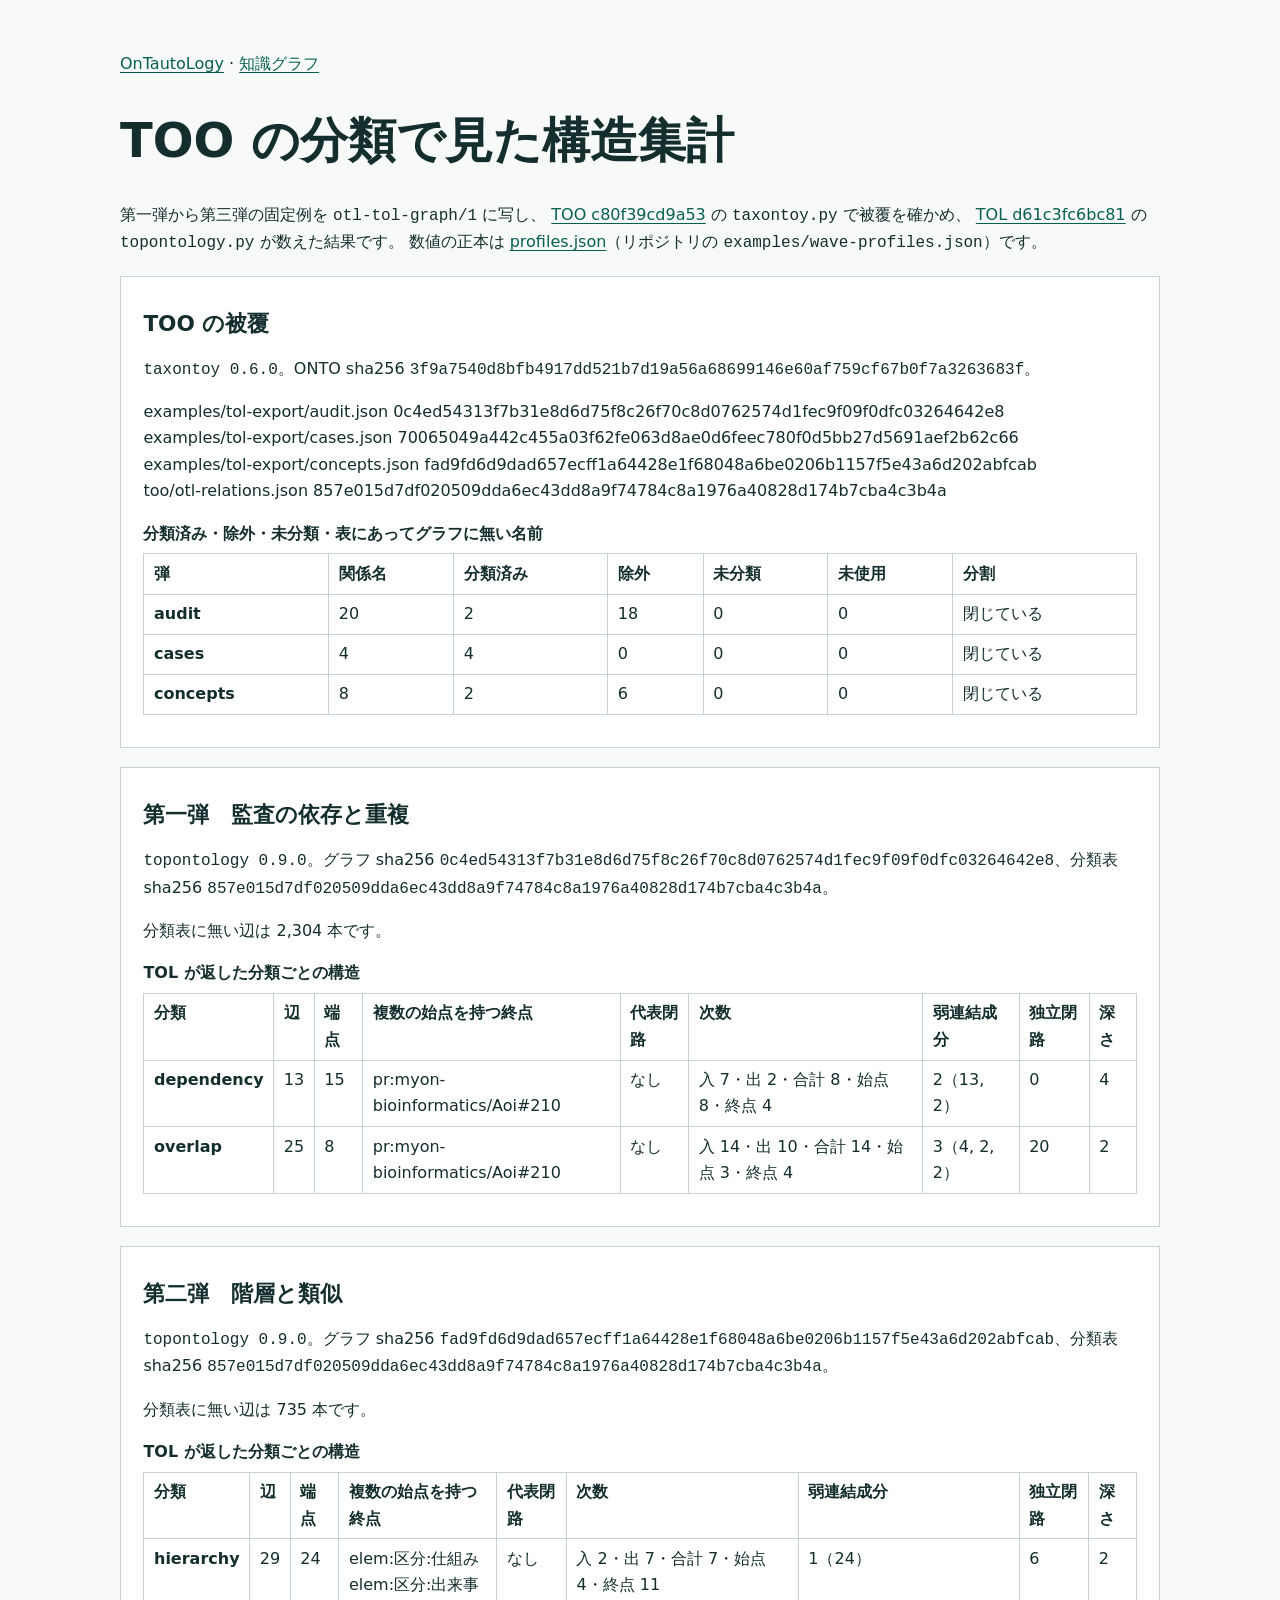
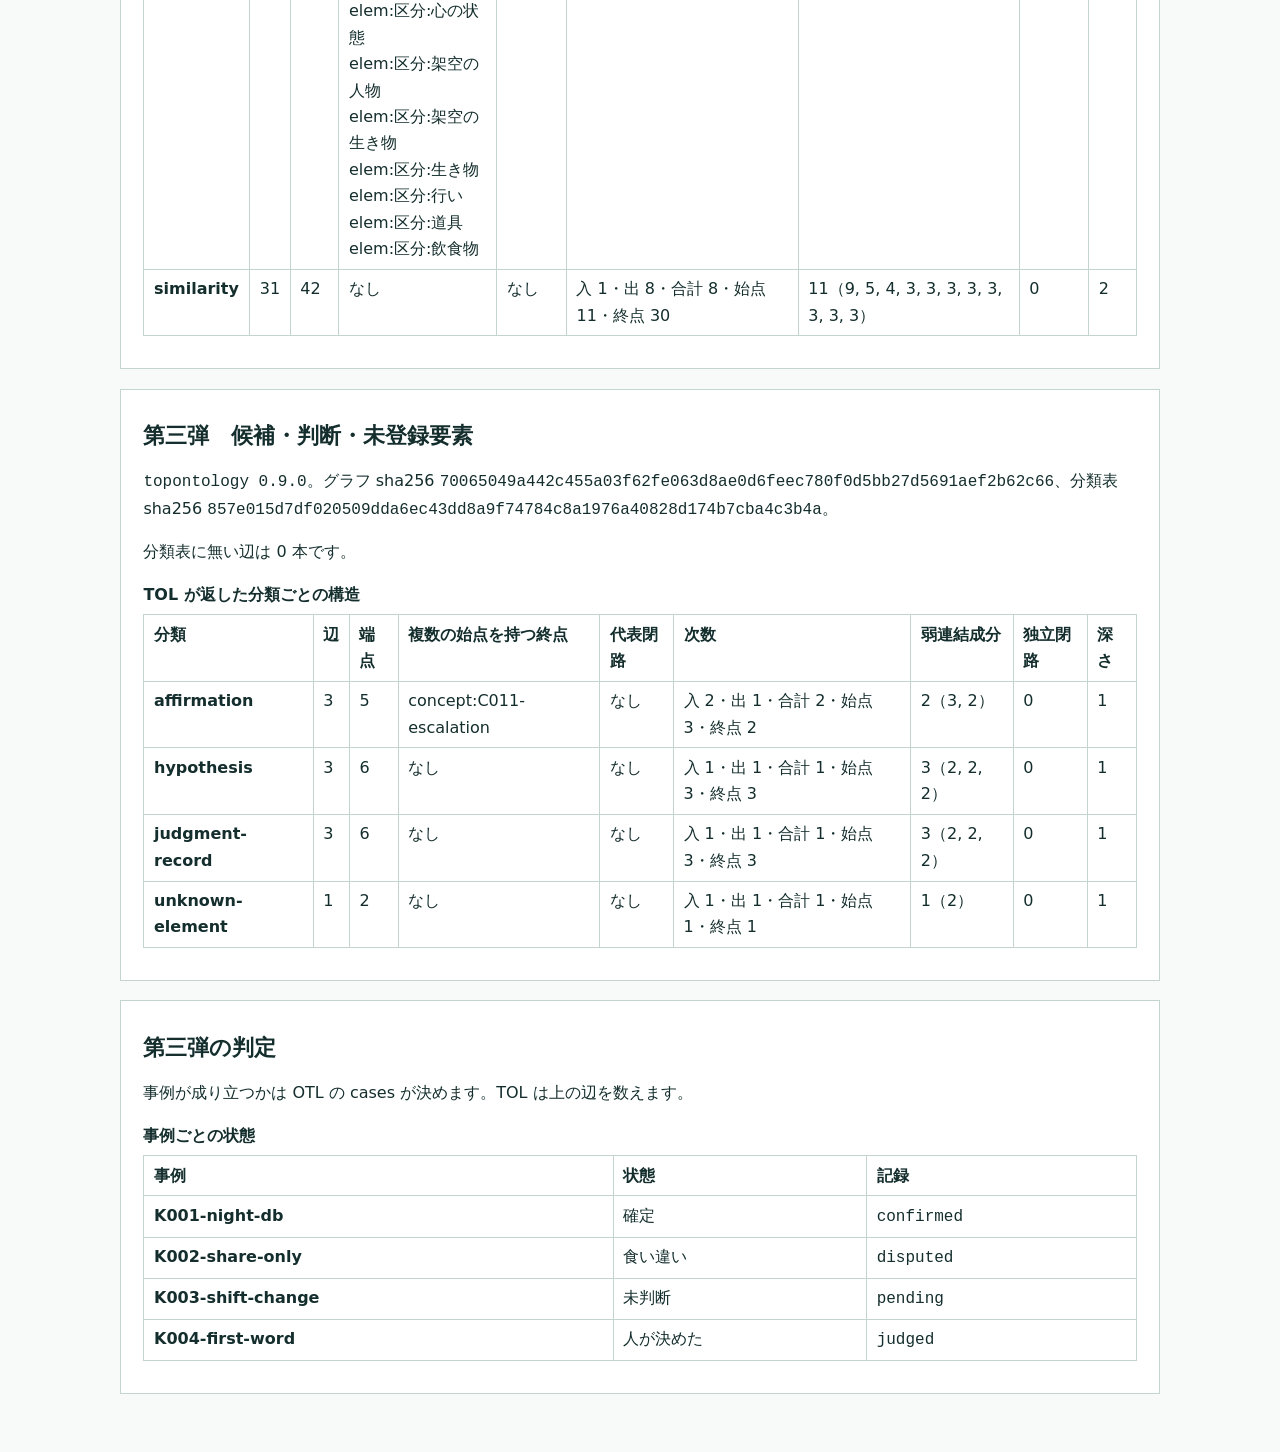
<file: site/relations/index.html>
<!doctype html>
<html lang="ja">
<head>
<meta charset="utf-8">
<meta name="viewport" content="width=device-width, initial-scale=1">
<title>TOO の分類で見た構造集計 | OnTautoLogy</title>
<link rel="stylesheet" href="../atlas/atlas.css">
<style>
table { border-collapse: collapse; width: 100%; margin: 1rem 0; }
th, td { border: 1px solid #c3d5ce; padding: .4rem .6rem; vertical-align: top; text-align: left; }
caption { text-align: left; font-weight: 600; margin-bottom: .4rem; }
</style>
</head>
<body>
<main>
<nav><a href="../">OnTautoLogy</a> · <a href="../atlas/">知識グラフ</a></nav>
<h1>TOO の分類で見た構造集計</h1>
<p>第一弾から第三弾の固定例を <code>otl-tol-graph/1</code> に写し、
<a href="https://github.com/myon-bioinformatics/TaxOntOy/commit/c80f39cd9a5359403fdfce0fec9be4605594c8eb">TOO c80f39cd9a53</a> の <code>taxontoy.py</code> で被覆を確かめ、
<a href="https://github.com/myon-bioinformatics/TopOntoLogy/commit/d61c3fc6bc813966357dfc8f614217aaf50d2c15">TOL d61c3fc6bc81</a> の <code>topontology.py</code> が数えた結果です。
数値の正本は <a href="profiles.json">profiles.json</a>（リポジトリの <code>examples/wave-profiles.json</code>）です。</p>
<section id="coverage"><h2>TOO の被覆</h2><p><code>taxontoy 0.6.0</code>。ONTO sha256 <code>3f9a7540d8bfb4917dd521b7d19a56a68699146e60af759cf67b0f7a3263683f</code>。</p><p>examples/tol-export/audit.json 0c4ed54313f7b31e8d6d75f8c26f70c8d0762574d1fec9f09f0dfc03264642e8<br>examples/tol-export/cases.json 70065049a442c455a03f62fe063d8ae0d6feec780f0d5bb27d5691aef2b62c66<br>examples/tol-export/concepts.json fad9fd6d9dad657ecff1a64428e1f68048a6be0206b1157f5e43a6d202abfcab<br>too/otl-relations.json 857e015d7df020509dda6ec43dd8a9f74784c8a1976a40828d174b7cba4c3b4a</p><table><caption>分類済み・除外・未分類・表にあってグラフに無い名前</caption><thead><tr><th scope="col">弾</th><th scope="col">関係名</th><th scope="col">分類済み</th><th scope="col">除外</th><th scope="col">未分類</th><th scope="col">未使用</th><th scope="col">分割</th></tr></thead><tbody><tr><th scope="row">audit</th><td>20</td><td>2</td><td>18</td><td>0</td><td>0</td><td>閉じている</td></tr><tr><th scope="row">cases</th><td>4</td><td>4</td><td>0</td><td>0</td><td>0</td><td>閉じている</td></tr><tr><th scope="row">concepts</th><td>8</td><td>2</td><td>6</td><td>0</td><td>0</td><td>閉じている</td></tr></tbody></table></section>
<section id="audit"><h2>第一弾　監査の依存と重複</h2><p><code>topontology 0.9.0</code>。グラフ sha256 <code>0c4ed54313f7b31e8d6d75f8c26f70c8d0762574d1fec9f09f0dfc03264642e8</code>、分類表 sha256 <code>857e015d7df020509dda6ec43dd8a9f74784c8a1976a40828d174b7cba4c3b4a</code>。</p><p>分類表に無い辺は 2,304 本です。</p><table><caption>TOL が返した分類ごとの構造</caption><thead><tr><th scope="col">分類</th><th scope="col">辺</th><th scope="col">端点</th><th scope="col">複数の始点を持つ終点</th><th scope="col">代表閉路</th><th scope="col">次数</th><th scope="col">弱連結成分</th><th scope="col">独立閉路</th><th scope="col">深さ</th></tr></thead><tbody><tr><th scope="row">dependency</th><td>13</td><td>15</td><td>pr:myon-bioinformatics/Aoi#210</td><td>なし</td><td>入 7・出 2・合計 8・始点 8・終点 4</td><td>2（13, 2）</td><td>0</td><td>4</td></tr><tr><th scope="row">overlap</th><td>25</td><td>8</td><td>pr:myon-bioinformatics/Aoi#210</td><td>なし</td><td>入 14・出 10・合計 14・始点 3・終点 4</td><td>3（4, 2, 2）</td><td>20</td><td>2</td></tr></tbody></table></section>
<section id="concepts"><h2>第二弾　階層と類似</h2><p><code>topontology 0.9.0</code>。グラフ sha256 <code>fad9fd6d9dad657ecff1a64428e1f68048a6be0206b1157f5e43a6d202abfcab</code>、分類表 sha256 <code>857e015d7df020509dda6ec43dd8a9f74784c8a1976a40828d174b7cba4c3b4a</code>。</p><p>分類表に無い辺は 735 本です。</p><table><caption>TOL が返した分類ごとの構造</caption><thead><tr><th scope="col">分類</th><th scope="col">辺</th><th scope="col">端点</th><th scope="col">複数の始点を持つ終点</th><th scope="col">代表閉路</th><th scope="col">次数</th><th scope="col">弱連結成分</th><th scope="col">独立閉路</th><th scope="col">深さ</th></tr></thead><tbody><tr><th scope="row">hierarchy</th><td>29</td><td>24</td><td>elem:区分:仕組み<br>elem:区分:出来事<br>elem:区分:心の状態<br>elem:区分:架空の人物<br>elem:区分:架空の生き物<br>elem:区分:生き物<br>elem:区分:行い<br>elem:区分:道具<br>elem:区分:飲食物</td><td>なし</td><td>入 2・出 7・合計 7・始点 4・終点 11</td><td>1（24）</td><td>6</td><td>2</td></tr><tr><th scope="row">similarity</th><td>31</td><td>42</td><td>なし</td><td>なし</td><td>入 1・出 8・合計 8・始点 11・終点 30</td><td>11（9, 5, 4, 3, 3, 3, 3, 3, 3, 3, 3）</td><td>0</td><td>2</td></tr></tbody></table></section>
<section id="cases"><h2>第三弾　候補・判断・未登録要素</h2><p><code>topontology 0.9.0</code>。グラフ sha256 <code>70065049a442c455a03f62fe063d8ae0d6feec780f0d5bb27d5691aef2b62c66</code>、分類表 sha256 <code>857e015d7df020509dda6ec43dd8a9f74784c8a1976a40828d174b7cba4c3b4a</code>。</p><p>分類表に無い辺は 0 本です。</p><table><caption>TOL が返した分類ごとの構造</caption><thead><tr><th scope="col">分類</th><th scope="col">辺</th><th scope="col">端点</th><th scope="col">複数の始点を持つ終点</th><th scope="col">代表閉路</th><th scope="col">次数</th><th scope="col">弱連結成分</th><th scope="col">独立閉路</th><th scope="col">深さ</th></tr></thead><tbody><tr><th scope="row">affirmation</th><td>3</td><td>5</td><td>concept:C011-escalation</td><td>なし</td><td>入 2・出 1・合計 2・始点 3・終点 2</td><td>2（3, 2）</td><td>0</td><td>1</td></tr><tr><th scope="row">hypothesis</th><td>3</td><td>6</td><td>なし</td><td>なし</td><td>入 1・出 1・合計 1・始点 3・終点 3</td><td>3（2, 2, 2）</td><td>0</td><td>1</td></tr><tr><th scope="row">judgment-record</th><td>3</td><td>6</td><td>なし</td><td>なし</td><td>入 1・出 1・合計 1・始点 3・終点 3</td><td>3（2, 2, 2）</td><td>0</td><td>1</td></tr><tr><th scope="row">unknown-element</th><td>1</td><td>2</td><td>なし</td><td>なし</td><td>入 1・出 1・合計 1・始点 1・終点 1</td><td>1（2）</td><td>0</td><td>1</td></tr></tbody></table></section>
<section id="cases-status"><h2>第三弾の判定</h2><p>事例が成り立つかは OTL の cases が決めます。TOL は上の辺を数えます。</p><table><caption>事例ごとの状態</caption><thead><tr><th scope="col">事例</th><th scope="col">状態</th><th scope="col">記録</th></tr></thead><tbody><tr><th scope="row">K001-night-db</th><td>確定</td><td><code>confirmed</code></td></tr><tr><th scope="row">K002-share-only</th><td>食い違い</td><td><code>disputed</code></td></tr><tr><th scope="row">K003-shift-change</th><td>未判断</td><td><code>pending</code></td></tr><tr><th scope="row">K004-first-word</th><td>人が決めた</td><td><code>judged</code></td></tr></tbody></table></section>
</main>
</body>
</html>
</file>
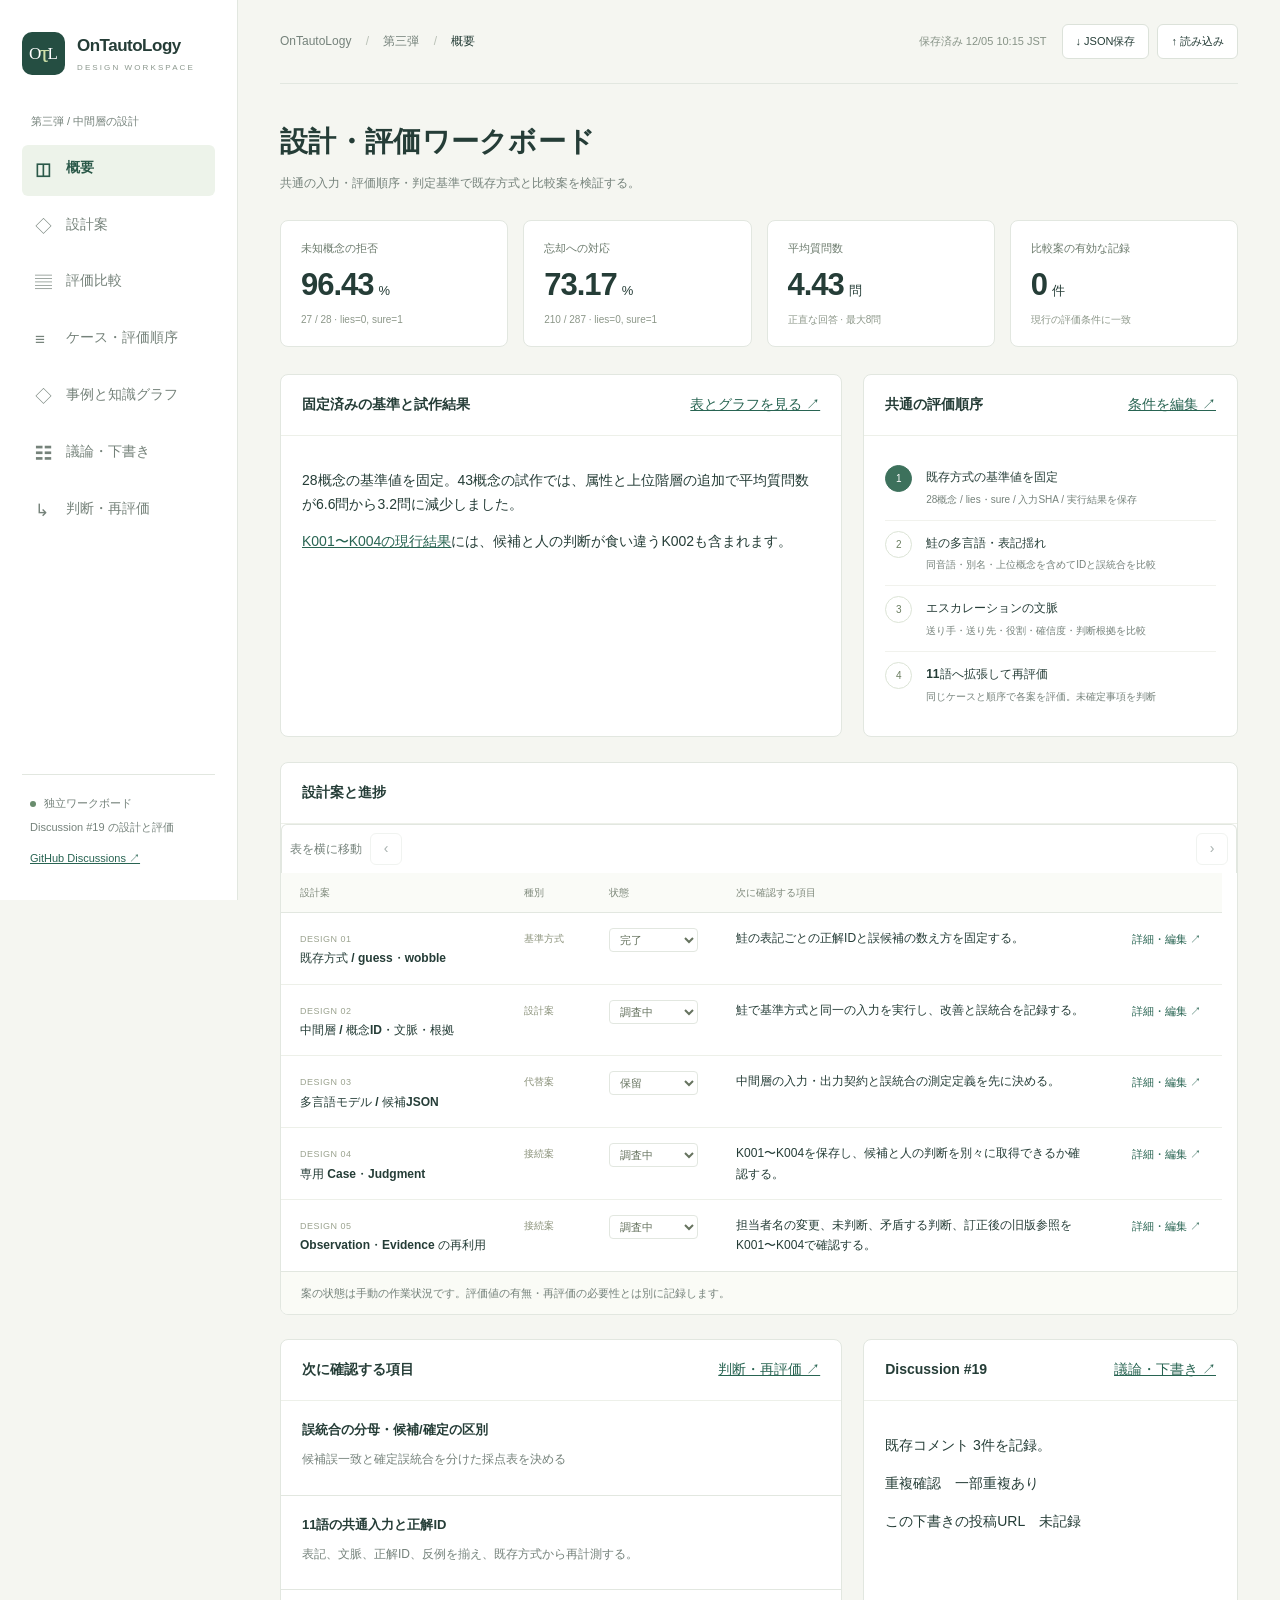
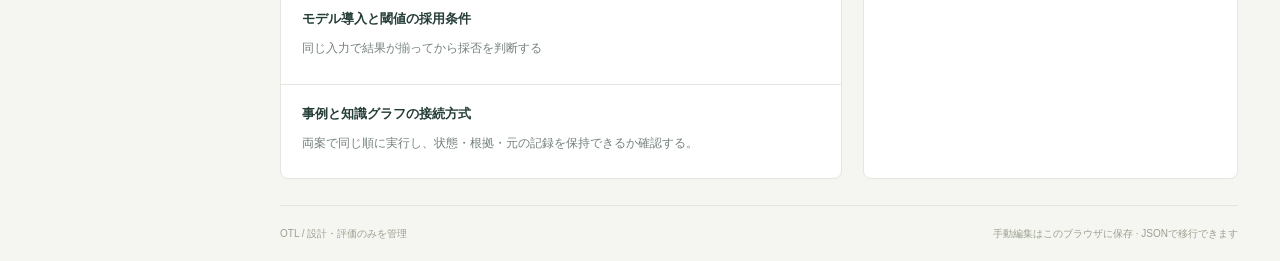
<file: site/third-design/index.html>
<!doctype html><html lang="ja"><head><meta charset="utf-8"><meta name="viewport" content="width=device-width,initial-scale=1"><meta name="theme-color" content="#214d44"><title>OTL第三弾 — 設計・評価ワークボード</title><link rel="stylesheet" href="shared/scroll.css"><link rel="stylesheet" href="style.css"></head><body id="overview"><aside><a class="brand" href="#overview"><span class="logo">O<span>τ</span>L</span><b>OnTautoLogy<small>DESIGN WORKSPACE</small></b></a><div class="workspace">第三弾 / 中間層の設計</div><nav id="nav"></nav><div class="aside-bottom"><span class="dot"></span> 独立ワークボード<p>Discussion #19 の設計と評価</p><a target="_blank" rel="noopener" href="https://github.com/myon-bioinformatics/OnTautoLogy/discussions/19">GitHub Discussions ↗</a></div></aside><main><header><div class="breadcrumb">OnTautoLogy <span>/</span> 第三弾 <span>/</span> <b id="crumb">概要</b></div><div class="tools"><span id="saved">このブラウザに保存</span><button id="export">↓ JSON保存</button><label class="button">↑ 読み込み<input id="import" type="file" accept="application/json" hidden></label></div></header><div id="view"></div><footer><span>OTL / 設計・評価のみを管理</span><span>手動編集はこのブラウザに保存 · JSONで移行できます</span></footer></main><dialog id="dialog"><form id="form"><div class="dialog-head"><h2 id="dialog-title"></h2><button type="button" id="close" class="icon" aria-label="閉じる">×</button></div><div id="fields"></div><p id="form-error" role="alert"></p><div class="dialog-actions"><button type="button" id="cancel">キャンセル</button><button class="primary" type="submit">保存する</button></div></form></dialog><div id="toast" role="status"></div><script src="review-records.js"></script><script src="app.js"></script><script type="module" src="shared/scroll.js"></script></body></html>
</file>
<file: site/atlas/atlas.css>
:root{color-scheme:light;font:1rem/1.65 system-ui,sans-serif;color:#142e2d;background:#f7faf8}
body{margin:0}main{max-width:65rem;margin:auto;padding:clamp(1rem,4vw,3.5rem)}
h1,h2{line-height:1.25}h1{font-size:clamp(1.8rem,4vw,3rem)}h2{font-size:1.35rem}
section{background:white;border:1px solid #c3d5ce;padding:1rem 1.4rem;margin:1.2rem 0}
a{color:#075f52;text-underline-offset:.18em}li{margin:.5em 0}ul{padding-left:1.4rem}
label{display:block}input,select,button{font:inherit;max-width:100%;padding:.25rem .45rem}select{width:100%}
figure{margin:1rem 0;overflow:auto;background:white}svg{min-width:34rem}#relations,code{overflow-wrap:anywhere}
button{cursor:pointer}button:disabled{cursor:default}small{color:#425c56}
</file>
<file: site/third-design/shared/scroll.css>
@layer components{.ui-scroll{min-width:0;max-width:100%;position:relative}.ui-scroll-row{display:flex;align-items:center;gap:8px;width:100%}.ui-scroll-row>[data-ui-scroll]{display:flex;flex:1 1 auto;min-width:0;max-width:100%;overflow-x:auto;overflow-y:hidden;flex-wrap:nowrap;gap:8px;white-space:nowrap;overscroll-behavior-x:contain;scrollbar-width:thin;scrollbar-color:var(--ui-muted) var(--ui-bg)}.ui-scroll-row>[data-ui-scroll]>*{flex:0 0 auto}.ui-scroll-arrow{flex:0 0 32px;width:32px;height:40px;min-height:40px;padding:0;font-size:24px;line-height:1;color:var(--ui-accent);background:var(--ui-panel);border:1px solid var(--ui-border);border-radius:var(--ui-radius);cursor:pointer}.ui-scroll-arrow:disabled{opacity:.35;cursor:default}.ui-scroll-row.ui-scroll-left::before,.ui-scroll-row.ui-scroll-right::after{content:"";pointer-events:none;position:absolute;top:0;bottom:0;width:16px;z-index:1}.ui-scroll-row.ui-scroll-left::before{left:40px;background:linear-gradient(to right,var(--ui-bg),transparent)}.ui-scroll-row.ui-scroll-right::after{right:40px;background:linear-gradient(to left,var(--ui-bg),transparent)}.ui-scroll-table>[data-ui-scroll]{max-height:64vh;max-height:64dvh;overflow:auto;overscroll-behavior-x:contain;scrollbar-gutter:stable}.ui-scroll-table>[data-ui-scroll] thead th{position:sticky;top:0;z-index:2;box-shadow:0 1px 0 var(--ui-border)}.ui-scroll-bar{display:flex;align-items:center;gap:8px;padding:8px;background:var(--ui-panel);border:1px solid var(--ui-border);border-bottom:0;border-radius:var(--ui-radius) var(--ui-radius) 0 0}.ui-scroll-over>[data-ui-scroll]{border-top-left-radius:0;border-top-right-radius:0}.ui-scroll-bar .ui-scroll-arrow{height:32px;min-height:32px}.ui-scroll-hint{font-size:.75rem;white-space:nowrap;color:var(--ui-muted)}.ui-scroll-top{flex:1 1 auto;min-width:0;height:24px;overflow-x:scroll;overflow-y:hidden;overscroll-behavior-x:contain;scrollbar-color:var(--ui-muted) var(--ui-bg)}.ui-scroll-spacer{height:1px}.ui-scroll :focus-visible{outline:2px solid var(--ui-accent);outline-offset:-2px}@media(max-width:700px){.ui-scroll-hint{position:absolute;width:1px;height:1px;overflow:hidden;clip-path:inset(50%)}}@media(prefers-reduced-motion:reduce){[data-ui-scroll],.ui-scroll-top{scroll-behavior:auto}}}
</file>
<file: site/third-design/style.css>
:root{--ink:#253d37;--muted:#75827b;--green:#286452;--line:#e2e7e0;--bg:#f5f6f1;--paper:#fff;--mint:#e9f1e9;--amber:#9f742b;--font:-apple-system,BlinkMacSystemFont,"Segoe UI","Noto Sans JP",sans-serif}*{box-sizing:border-box}body{margin:0;background:var(--bg);color:var(--ink);font:14px/1.7 var(--font)}button,input,select,textarea{font:inherit}button,.button{border:1px solid #dce2da;border-radius:6px;background:#fff;color:var(--ink);padding:7px 13px;cursor:pointer;text-decoration:none;display:inline-flex;align-items:center;justify-content:center;gap:6px}button:hover,.button:hover{background:#eef3ec;border-color:#aabdaf}button:focus-visible,a:focus-visible,input:focus-visible,select:focus-visible,textarea:focus-visible{outline:3px solid #7fb09c;outline-offset:2px}button:disabled{opacity:.4;cursor:not-allowed}.primary{background:var(--green);border-color:var(--green);color:#fff}.primary:hover{background:#1d5140;color:#fff}a{color:var(--green)}aside{width:238px;position:fixed;inset:0 auto 0 0;background:#fff;border-right:1px solid var(--line);padding:32px 22px;display:flex;flex-direction:column;z-index:5}.brand{display:flex;align-items:center;gap:12px;text-decoration:none;color:var(--ink)}.logo{background:#254e42;color:#fff;font:17px Georgia,serif;letter-spacing:-2px;border-radius:10px;display:grid;grid-template-columns:1fr auto 1fr;align-items:center;width:43px;height:43px;padding:7px}.logo span{color:#cee0a9;font-size:25px}.brand b{font-size:17px;letter-spacing:-.5px}.brand small{display:block;color:#8c988e;font-size:8px;letter-spacing:2.1px;font-weight:500}.workspace{font-size:11px;color:var(--muted);margin:37px 9px 14px}nav a{display:flex;gap:12px;padding:11px 13px;margin-bottom:6px;border-radius:6px;text-decoration:none;color:#75827a;font-weight:500}nav a.active{background:#edf3ea;color:#2b5949;font-weight:650}nav a span{font-size:17px;width:19px}.aside-bottom{margin-top:auto;border-top:1px solid var(--line);padding:19px 8px 0;font-size:11px;color:var(--muted)}.aside-bottom p{margin:5px 0 13px}.dot{background:#698c6d;width:6px;height:6px;border-radius:50%;display:inline-block;margin-right:5px}main{margin-left:238px;padding:0 42px}header{height:84px;border-bottom:1px solid var(--line);display:flex;align-items:center;justify-content:space-between;gap:20px}.breadcrumb{font-size:12px;color:var(--muted)}.breadcrumb span{padding:0 11px;color:#bac1b7}.breadcrumb b{color:var(--ink);font-weight:500}.tools{display:flex;align-items:center;gap:8px;font-size:11px}.tools>span{margin-right:7px;color:#879387}#view{max-width:1350px;margin:0 auto;min-height:calc(100vh - 148px)}.heading{margin:34px 0 27px;display:flex;justify-content:space-between;align-items:center;gap:20px}.eyebrow{font-size:10px;letter-spacing:2px;color:#7b8878;margin:0 0 5px}.heading h1{font-size:28px;letter-spacing:.3px;margin:0 0 7px;font-weight:650}.heading p{margin:0;color:var(--muted);font-size:12px}.pill{padding:5px 10px;border:1px solid #dce3d4;border-radius:20px;white-space:nowrap;color:#63745a;background:#f1f4e9;font-size:11px}.callout{background:#edf2e8;border:1px solid #dde6d7;border-left:3px solid #718a60;padding:15px 20px;border-radius:5px;font-size:12px;display:flex;justify-content:space-between;gap:20px;margin-bottom:24px}.callout b{display:block;font-size:13px;margin-bottom:3px}.callout p{margin:0;color:#708069}.metrics{display:grid;grid-template-columns:repeat(4,1fr);gap:15px;margin-bottom:27px}.metric{border:1px solid var(--line);background:#fff;border-radius:8px;padding:18px 20px}.metric .label{font-size:11px;color:#6c7b6d}.metric .value{font-size:31px;font-weight:560;line-height:1.4;letter-spacing:-1px;margin:5px 0}.metric .value small{font-size:13px;letter-spacing:0;margin-left:5px;font-weight:400}.metric .sub{font-size:10px;color:#8c9789}.grid{display:grid;grid-template-columns:1.5fr 1fr;gap:21px;margin-bottom:25px}.panel{border:1px solid var(--line);border-radius:8px;background:#fff;overflow:hidden;margin-bottom:24px}.grid .panel{margin:0}.panel-head{padding:18px 21px;display:flex;align-items:center;justify-content:space-between;gap:12px;border-bottom:1px solid #edf0e9}.panel-head h2{font-size:14px;font-weight:600;margin:0}.panel-head small{color:var(--muted);font-size:10px}.panel-body{padding:19px 21px}.panel-sub{font-size:11px;color:var(--muted);margin:0 0 20px}.legend{font-size:10px;display:flex;gap:18px;color:var(--muted)}.swatch{display:inline-block;width:9px;height:9px;background:#42806a;border-radius:2px;margin-right:6px}.swatch.light{background:#d8dfb9}.chart-row{display:grid;grid-template-columns:96px 1fr 58px;gap:12px;align-items:center;font-size:11px;margin:18px 0}.track{height:9px;border-radius:2px;background:#f0f3ec;overflow:hidden}.bar{height:100%;background:#4b8069;border-radius:2px}.empty-bar{height:9px;background:repeating-linear-gradient(135deg,#eef1e7,#eef1e7 3px,#fafbf7 3px,#fafbf7 6px)}.chart-note{font-size:10px;color:var(--muted);border-top:1px solid var(--line);padding-top:13px}.step{display:flex;gap:14px;padding:10px 0}.stepnum{display:flex;align-items:center;justify-content:center;width:27px;height:27px;border:1px solid #dce4d6;border-radius:50%;color:#6b7e61;font-size:10px;flex:none}.step:first-child .stepnum{background:#3d715c;color:#fff;border-color:#3d715c}.step b{font-size:12px;font-weight:550}.step p{margin:2px 0;color:var(--muted);font-size:10px}.step +.step{border-top:1px solid #f1f2ed}table{border-collapse:collapse;width:100%;white-space:nowrap;font-size:12px}th{color:#7d887a;font-weight:500;font-size:10px;text-align:left;background:#fafbf7;padding:11px 19px;border-bottom:1px solid var(--line)}td{padding:15px 19px;border-bottom:1px solid #edf0e9;vertical-align:top}tr:last-child td{border-bottom:none}td.wrap{white-space:normal;min-width:210px}td small{display:block;color:var(--muted);font-size:10px}.table-wrap{overflow:auto}.status{font-size:10px;padding:3px 8px;border-radius:4px;display:inline-block;background:#f0f3e9;color:#778069}.status.完了{background:#e7f1e8;color:#417253}.status.着手中{background:#e7eef7;color:#5b789a}.status.保留{background:#f7f0e2;color:#a1804b}.status.ブロッカー{background:#f8e9e6;color:#a66b61}.status-select{font-size:11px;padding:4px 6px;background:#fff;border:1px solid var(--line);border-radius:4px;color:#66735f}.rowtitle{font-size:12px;font-weight:550}.rowcode{font-size:9px;color:#9ba38f;letter-spacing:.5px}.muted{color:var(--muted)}.text-link{background:none;border:none;color:var(--green);font-size:11px;padding:2px}.section-title{display:flex;align-items:center;justify-content:space-between;margin:28px 0 13px}.section-title h2{margin:0;font-size:15px}.section-title small{color:var(--muted);font-size:11px}.note{font-size:11px;color:var(--muted);padding:12px 20px;margin:0;background:#fafbf6;border-top:1px solid var(--line)}footer{max-width:1350px;margin:26px auto 0;border-top:1px solid var(--line);display:flex;justify-content:space-between;padding:19px 0;font-size:10px;color:#9aa18f}.toolbar{display:flex;gap:9px;align-items:center;margin-bottom:16px;flex-wrap:wrap}.toolbar label{font-size:11px;color:var(--muted)}.toolbar select,.toolbar input{border:1px solid var(--line);padding:8px 10px;border-radius:5px;background:#fff;color:var(--ink)}.empty{padding:26px;text-align:center;font-size:12px;color:var(--muted)}.case-input{white-space:pre-wrap;font-size:11px;color:#6b7866}.tag{font-size:10px;color:#8c937c;margin-right:7px}.proposal{padding:18px 21px;border-bottom:1px solid var(--line)}.proposal:last-child{border:0}.proposal h3{font-size:13px;margin:0 0 8px}.proposal p{font-size:12px;color:var(--muted);margin:7px 0}.proposal a{font-size:11px}.editor{width:100%;padding:12px;border:1px solid var(--line);border-radius:5px;color:var(--ink);background:#fcfdf9;resize:vertical;font-size:12px}.field{margin:14px 0}.field label{display:block;margin-bottom:5px;color:#71806b;font-size:11px}.field input,.field textarea,.field select{width:100%;border:1px solid #dce2d6;border-radius:5px;padding:9px 10px;background:#fff;color:var(--ink)}.field textarea{min-height:90px}.field small{display:block;color:var(--muted);font-size:10px}.form-grid{display:grid;grid-template-columns:1fr 1fr;gap:0 15px}dialog{border:1px solid var(--line);border-radius:10px;width:min(650px,94vw);max-height:90vh;padding:23px;box-shadow:0 20px 80px #14332926}dialog::backdrop{background:#1b302a55}.dialog-head{display:flex;justify-content:space-between;align-items:center}.dialog-head h2{font-size:18px;margin:0}.icon{border:0;font-size:24px;padding:0 7px}.dialog-actions{display:flex;justify-content:flex-end;gap:8px;margin-top:20px}.dialog-actions button{font-size:12px}#form-error{font-size:12px;color:#ac5843}#toast{position:fixed;bottom:23px;left:50%;transform:translateX(-50%);background:#264b3e;color:#fff;padding:11px 22px;border-radius:6px;opacity:0;pointer-events:none;transition:.2s;font-size:12px;z-index:50}#toast.show{opacity:1}.compare-grid{display:grid;grid-template-columns:1fr 1fr;gap:20px}.comparison-stat{display:flex;justify-content:space-between;margin:15px 0;font-size:12px}.input-hint{background:#fafbf6;border:1px dashed #dce4d5;border-radius:5px;padding:13px;font-size:11px;color:#7c8873}.change{padding:16px 0;border-bottom:1px solid var(--line);font-size:12px}.change:last-child{border:0}.change small{display:block;color:var(--muted);font-size:10px;margin-bottom:6px}.progress{height:5px;background:#edf0e5;border-radius:3px;overflow:hidden;margin:12px 0}.progress span{display:block;background:#7c9770;height:100%}.badge{font-size:10px;color:#6c8060;background:#f0f4ea;padding:3px 7px;border-radius:4px}.danger{color:#a76d52}.form-help{font-size:11px;color:var(--muted)}@media(min-width:1600px){main{padding:0 60px}}@media(max-width:1100px){aside{width:205px;padding:26px 15px}main{margin-left:205px;padding:0 24px}.tools>span{display:none}.metrics{gap:10px}.metric{padding:15px}.grid{grid-template-columns:1.15fr 1fr}}@media(max-width:780px){aside{position:static;width:auto;padding:14px 17px;border-bottom:1px solid var(--line)}.brand{gap:9px}.brand small,.workspace,.aside-bottom{display:none}.logo{width:33px;height:33px;font-size:13px;padding:5px}.logo span{font-size:20px}.brand b{font-size:15px}nav{display:flex;margin-top:14px;overflow:auto;gap:4px}nav a{white-space:nowrap;padding:7px 10px;font-size:11px;margin:0}nav a span{display:none}main{margin:0;padding:0 17px}header{height:62px}.breadcrumb{font-size:10px}.breadcrumb span{padding:0 5px}.tools{gap:5px}.tools button,.tools .button{font-size:10px;padding:5px 7px}.heading{margin:24px 0 20px}.heading h1{font-size:23px}.heading .pill{display:none}.heading p{font-size:11px}.metrics{grid-template-columns:1fr 1fr}.metric .value{font-size:28px}.grid,.compare-grid{grid-template-columns:1fr}.callout{display:block;padding:13px}.callout>.pill{display:none}.panel-head{padding:15px 16px}.panel-body{padding:16px}.chart-row{grid-template-columns:85px 1fr 50px}footer{display:block}footer span{display:block}.form-grid{grid-template-columns:1fr}}

:root{--ui-muted:#75827b;--ui-bg:#f5f6f1;--ui-accent:#286452;--ui-panel:#fff;--ui-border:#e2e7e0;--ui-radius:6px}main{min-width:0}header{position:sticky;top:0;background:var(--bg);z-index:4}

.record-text { white-space: pre-line; overflow-wrap: anywhere; }
.paired-chart-row { padding: 10px 0; border-bottom: 1px solid var(--line); }
.paired-chart-row:last-child { border-bottom: 0; }
.paired-chart-row b { display: block; font-size: 12px; margin-bottom: 5px; }
.paired-bar { display: grid; grid-template-columns: 52px minmax(48px, 1fr) 64px; align-items: center; gap: 10px; font-size: 11px; margin: 5px 0; }
.paired-bar > span:last-child { text-align: right; }
.paired-bar.history-bar { grid-template-columns: 108px minmax(48px, 280px) 48px; }
.candidate-bar { background: #a4b777; }
.table-wrap th[scope="row"] { color: var(--ink); font-size: 12px; vertical-align: top; }
dialog.read-only .dialog-actions button[type="submit"] { display: none; }
.heading .eyebrow:empty { display: none; }
</file>
